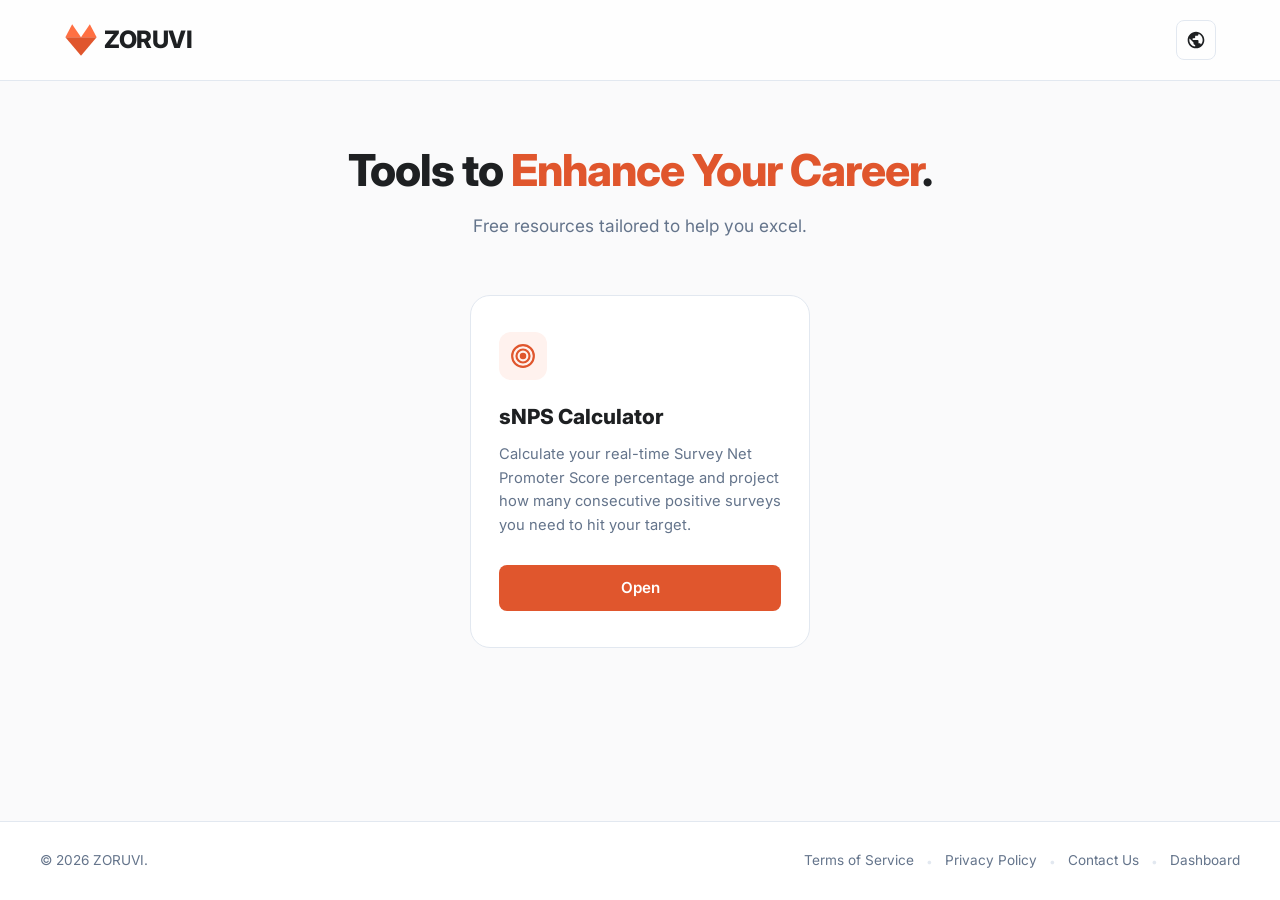
<file: tools/index.html>
<!DOCTYPE html>
<html lang="en">
<head>
  <meta charset="UTF-8" />
  <meta name="viewport" content="width=device-width, initial-scale=1.0" />
  <title>ZORUVI | Tools</title>
  <meta name="description" content="Amazing tools to enhance your operations career. Free, fast, zero-cookie calculators and utilities by ZORUVI." />
  
  <!-- FAVICON SVG OPTIMIZADO -->
  <link rel="icon" type="image/svg+xml" href="data:image/svg+xml,%3Csvg xmlns='http://www.w3.org/2000/svg' viewBox='0 0 500 500'%3E%3Cpolygon points='120,20 20,210 250,210' fill='%23FF7043'/%3E%3Cpolygon points='380,20 480,210 250,210' fill='%23FF7043'/%3E%3Cpolygon points='20,210 480,210 250,480' fill='%23E0562D'/%3E%3C/svg%3E">

  <!-- Google Fonts: Inter -->
  <link rel="preconnect" href="https://fonts.googleapis.com">
  <link rel="preconnect" href="https://fonts.gstatic.com" crossorigin>
  <link href="https://fonts.googleapis.com/css2?family=Inter:wght@300;400;500;600;700;800&display=swap" rel="stylesheet">

  <!-- Estilos CSS -->
  <link rel="stylesheet" href="tools.css">

  <!-- Diccionarios i18n -->
  <script src="../i18n/en.js"></script>
  <script src="../i18n/es.js"></script>
  <script src="../i18n/pt.js"></script>
  <script src="../i18n/fr.js"></script>
  <script src="../i18n/hi.js"></script>
  <script src="../i18n/pa.js"></script>

  <!-- Assets & Scripts de Lógica -->
  <script src="../assets/icons.js" defer></script>
  <script src="tools.js" defer></script>
</head>
<body>

  <!-- BARRA DE NAVEGACIÓN -->
  <header class="navbar">
    <div class="nav-container">
      <a href="../" class="brand-logo">
        <svg class="icon"><use href="#icon-logo"></use></svg>
        ZORUVI
      </a>
      <div class="nav-actions">

        <!-- SELECTOR DE IDIOMA -->
        <div class="lang-dropdown-container">
          <button class="lang-trigger-btn" id="langTriggerBtn" onclick="toggleLangMenu(event)" aria-label="Select language">
            <svg class="icon"><use href="#icon-globe"></use></svg>
          </button>
          <div class="lang-menu" id="langMenu">
            <button class="lang-option" id="opt-en" onclick="setLanguage('en')">English</button>
            <button class="lang-option" id="opt-es" onclick="setLanguage('es')">Español</button>
            <button class="lang-option" id="opt-pt" onclick="setLanguage('pt')">Português</button>
            <button class="lang-option" id="opt-fr" onclick="setLanguage('fr')">Français</button>
            <button class="lang-option" id="opt-hi" onclick="setLanguage('hi')">हिन्दी</button>
            <button class="lang-option" id="opt-pa" onclick="setLanguage('pa')">ਪੰਜਾਬੀ</button>
          </div>
        </div>

      </div>
    </div>
  </header>

  <!-- CONTENIDO PRINCIPAL -->
  <main class="tools-hub">
    <div class="tools-hero">
      <h1 class="tools-title" data-i18n="tools_title">Tools to <span>Enhance Your Career</span>.</h1>
      <p class="tools-subtitle" data-i18n="tools_sub">
        Free resources tailored to help you excel.
      </p>
    </div>

    <!-- GRID DE HERRAMIENTAS -->
    <div class="tools-grid">
      
      <!-- TARJETA: sNPS CALCULATOR -->
      <div class="tool-card">
        <div class="tool-card-top">
          <div class="tool-icon">
            <svg class="icon-feature"><use href="#icon-target"></use></svg>
          </div>
        </div>
        <h2 class="tool-name">sNPS Calculator</h2>
        <p class="tool-desc">
          Calculate your real-time Survey Net Promoter Score percentage and project how many consecutive positive surveys you need to hit your target.
        </p>
        <a href="snps" class="btn btn-primary tool-btn">Open</a>
      </div>

    </div>
  </main>

  <!-- FOOTER -->
  <footer class="site-footer">
    <div class="footer-container">
      <p class="footer-copy">&copy; 2026 ZORUVI.</p>
      <div class="footer-links">
        <a href="../legal/terms">Terms of Service</a>
        <span class="footer-separator">&bull;</span>
        <a href="../legal/privacy">Privacy Policy</a>
        <span class="footer-separator">&bull;</span>
        <a href="../legal/contact">Contact Us</a>
        <span class="footer-separator">&bull;</span>
        <a href="../">Dashboard</a>
      </div>
    </div>
  </footer>

</body>
</html>
</file>
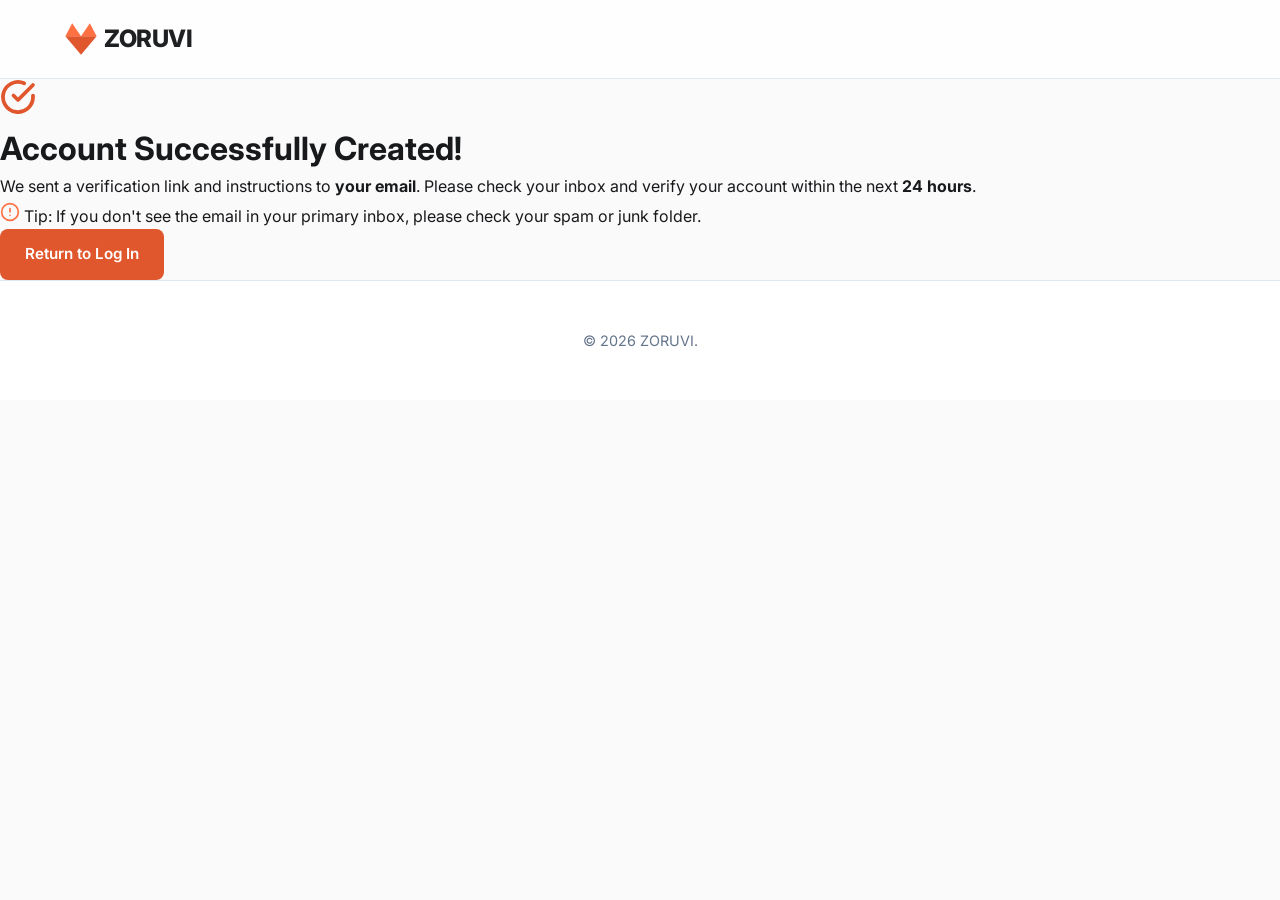
<file: success.html>
<!DOCTYPE html>
<html lang="en">
<head>
  <meta charset="UTF-8">
  <meta name="viewport" content="width=device-width, initial-scale=1.0">
  <title>ZORUVI | Account Created</title>
  <meta name="description" content="ZORUVI: Account successfully created. Verify your email to start.">

  <!-- FAVICON SVG OPTIMIZADO -->
  <link rel="icon" type="image/svg+xml" href="data:image/svg+xml,%3Csvg xmlns='http://www.w3.org/2000/svg' viewBox='0 0 500 500'%3E%3Cpolygon points='120,20 20,210 250,210' fill='%23FF7043'/%3E%3Cpolygon points='380,20 480,210 250,210' fill='%23FF7043'/%3E%3Cpolygon points='20,210 480,210 250,480' fill='%23E0562D'/%3E%3C/svg%3E">

  <!-- Google Fonts: Inter -->
  <link rel="preconnect" href="https://fonts.googleapis.com">
  <link rel="preconnect" href="https://fonts.gstatic.com" crossorigin>
  <link href="https://fonts.googleapis.com/css2?family=Inter:wght@300;400;500;600;700;800&display=swap" rel="stylesheet">

  <!-- Estilos CSS Externos -->
  <link rel="stylesheet" href="style.css">

  <!-- Diccionarios cargados de forma síncrona para evitar fallos de ámbito -->
  <script src="i18n/en.js"></script>
  <script src="i18n/es.js"></script>
  <script src="i18n/pt.js"></script>
  <script src="i18n/fr.js"></script>
  <script src="i18n/hi.js"></script>
  <script src="i18n/pa.js"></script>

  <!-- Script Único de Lógica -->
  <script src="script.js" defer></script>
</head>
<body class="success-body">

  <!-- NAVBAR SIMPLE -->
  <header class="navbar success-navbar">
    <div class="nav-container success-nav-container">
      <a href="index.html" class="brand-logo">
        <svg viewBox="0 0 500 500" width="34" height="34">
          <polygon points="120,20 20,210 250,210" fill="#FF7043"></polygon>
          <polygon points="380,20 480,210 250,210" fill="#FF7043"></polygon>
          <polygon points="20,210 480,210 250,480" fill="#E0562D"></polygon>
        </svg>
        ZORUVI
      </a>
    </div>
  </header>

  <!-- CONTENIDO DE ÉXITO -->
  <main class="success-main">
    <div class="success-card">
      
      <!-- Icono de Éxito SVG Vectorial en Naranja Zoruvi -->
      <div class="success-icon-box">
        <svg viewBox="0 0 24 24" width="36" height="36" fill="none" stroke="#E0562D" stroke-width="2.5" stroke-linecap="round" stroke-linejoin="round">
          <path d="M22 11.08V12a10 10 0 1 1-5.93-9.14"></path>
          <polyline points="22 4 12 14.01 9 11.01"></polyline>
        </svg>
      </div>

      <h1 class="success-title" data-i18n="succ_title">Account Successfully Created!</h1>
      
      <p class="success-description">
        <span data-i18n="succ_desc_1">We sent a verification link and instructions to</span> 
        <strong id="userEmailPlaceholder" class="success-email-highlight">your email</strong>. 
        <span data-i18n="succ_desc_2">Please check your inbox and verify your account within the next</span> 
        <strong data-i18n="succ_desc_3">24 hours</strong>.
      </p>

      <div class="success-tip-box">
        <svg viewBox="0 0 24 24" width="20" height="20" fill="none" stroke="#FF7043" stroke-width="2" stroke-linecap="round" stroke-linejoin="round" style="flex-shrink: 0; margin-top: 2px;">
          <circle cx="12" cy="12" r="10"></circle>
          <line x1="12" y1="8" x2="12" y2="12"></line>
          <line x1="12" y1="16" x2="12.01" y2="16"></line>
        </svg>
        <span data-i18n="succ_tip">Tip: If you don't see the email in your primary inbox, please check your spam or junk folder.</span>
      </div>

      <a href="index.html" class="btn btn-primary success-btn" data-i18n="succ_btn">
        Return to Log In
      </a>

    </div>
  </main>

  <footer class="success-footer">
    <p data-i18n="footer_text">&copy; 2026 ZORUVI.</p>
  </footer>

</body>
</html>
</file>
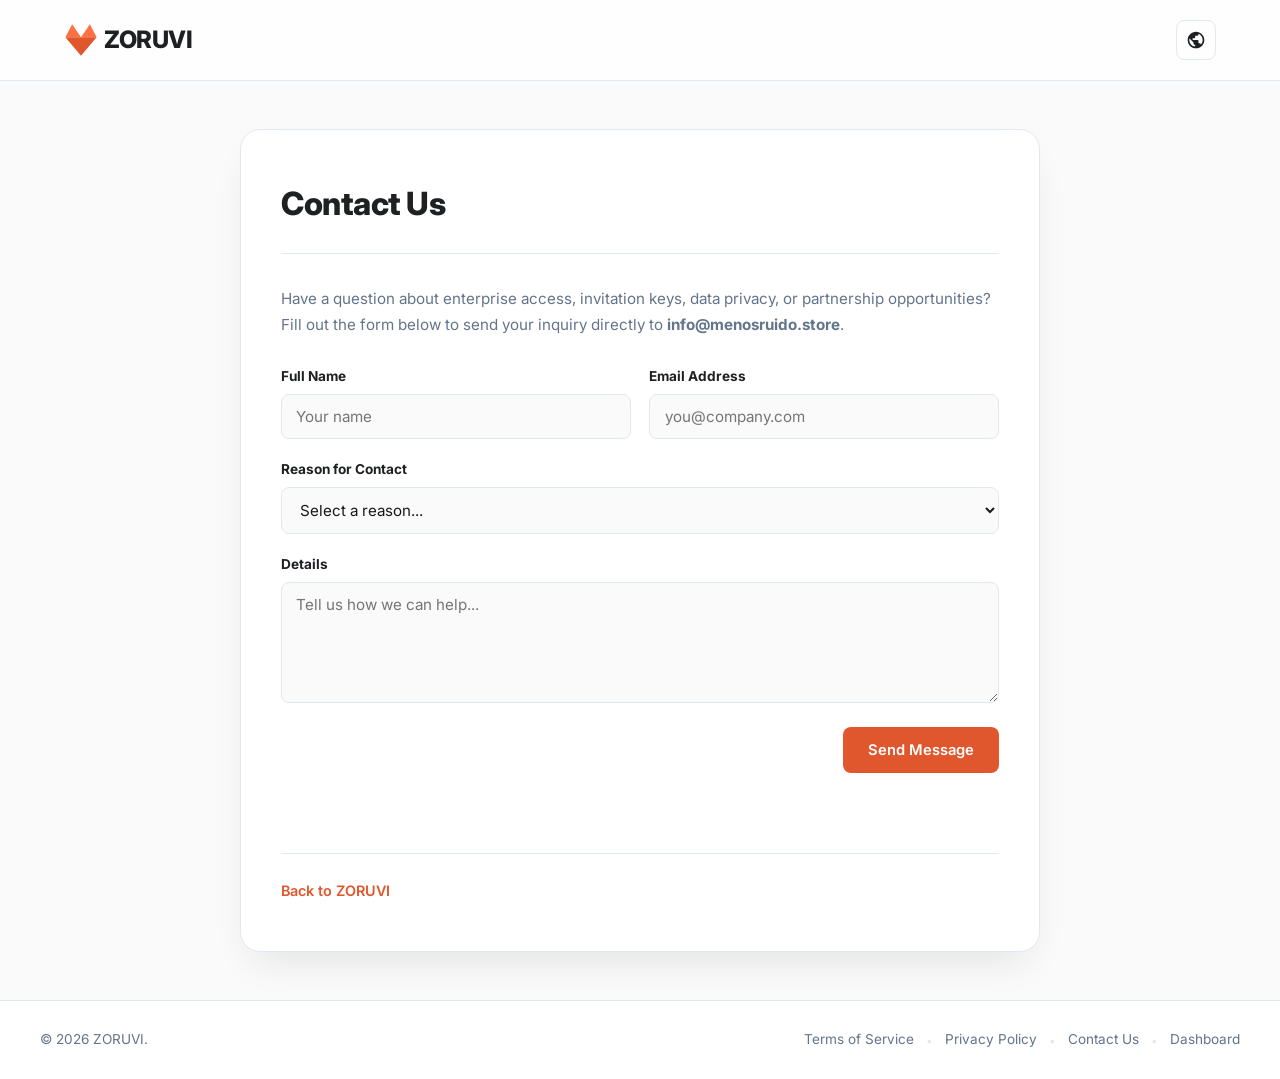
<file: legal/contact.html>
<!DOCTYPE html>
<html lang="en">
<head>
  <meta charset="UTF-8" />
  <meta name="viewport" content="width=device-width, initial-scale=1.0" />
  <title>ZORUVI | Contact Us</title>
  <meta name="description" content="Get in touch with ZORUVI, a brand operated by MENOS RUIDO." />

  <!-- FAVICON SVG OPTIMIZADO -->
  <link rel="icon" type="image/svg+xml" href="data:image/svg+xml,%3Csvg xmlns='http://www.w3.org/2000/svg' viewBox='0 0 500 500'%3E%3Cpolygon points='120,20 20,210 250,210' fill='%23FF7043'/%3E%3Cpolygon points='380,20 480,210 250,210' fill='%23FF7043'/%3E%3Cpolygon points='20,210 480,210 250,480' fill='%23E0562D'/%3E%3C/svg%3E">

  <!-- Google Fonts: Inter -->
  <link rel="preconnect" href="https://fonts.googleapis.com">
  <link rel="preconnect" href="https://fonts.gstatic.com" crossorigin>
  <link href="https://fonts.googleapis.com/css2?family=Inter:wght@300;400;500;600;700;800&display=swap" rel="stylesheet">

  <!-- Estilos CSS -->
  <link rel="stylesheet" href="legal.css">

  <!-- Assets & Scripts de Lógica -->
  <script src="../assets/icons.js" defer></script>
  <script src="legal.js" defer></script>
</head>
<body class="legal-body">

  <!-- BARRA DE NAVEGACIÓN -->
  <header class="navbar">
    <div class="nav-container">
      <a href="../" class="brand-logo">
        <svg class="icon"><use href="#icon-logo"></use></svg>
        ZORUVI
      </a>

      <!-- SELECTOR DE IDIOMA -->
      <div class="lang-dropdown-container">
        <button class="lang-trigger-btn" id="langTriggerBtn" onclick="toggleLangMenu(event)" aria-label="Select language">
          <svg class="icon"><use href="#icon-globe"></use></svg>
        </button>
        <div class="lang-menu" id="langMenu">
          <button class="lang-option" id="opt-en" onclick="setLanguage('en')">English</button>
          <button class="lang-option" id="opt-es" onclick="setLanguage('es')">Español</button>
          <button class="lang-option" id="opt-pt" onclick="setLanguage('pt')">Português</button>
          <button class="lang-option" id="opt-fr" onclick="setLanguage('fr')">Français</button>
          <button class="lang-option" id="opt-hi" onclick="setLanguage('hi')">हिन्दी</button>
          <button class="lang-option" id="opt-pa" onclick="setLanguage('pa')">ਪੰਜਾਬੀ</button>
        </div>
      </div>
    </div>
  </header>

  <!-- CONTENIDO PRINCIPAL -->
  <main class="legal-main">
    <article class="legal-card">
      <div class="legal-header">
        <h1>Contact Us</h1>
      </div>

      <div class="legal-content">
        <section>
          <p>
            Have a question about enterprise access, invitation keys, data privacy, or partnership opportunities? Fill out the form below to send your inquiry directly to <strong>info@menosruido.store</strong>.
          </p>
        </section>

        <form id="contactForm" class="contact-form" onsubmit="handleContactSubmit(event)">
          <div class="contact-row">
            <div class="contact-field">
              <label for="contactName">Full Name</label>
              <input type="text" id="contactName" name="name" placeholder="Your name" required />
            </div>

            <div class="contact-field">
              <label for="contactEmail">Email Address</label>
              <input type="email" id="contactEmail" name="email" placeholder="you@company.com" required />
            </div>
          </div>

          <div class="contact-field">
            <label for="contactReason">Reason for Contact</label>
            <select id="contactReason" name="reason" required>
              <option value="" disabled selected>Select a reason...</option>
              <option value="Enterprise & Invitation Access">Enterprise &amp; Invitation Access</option>
              <option value="Security & Zero-Data Compliance">Security &amp; Zero-Data Compliance</option>
              <option value="Billing & Plans">Billing &amp; Plans</option>
              <option value="Technical Support">Technical Support</option>
              <option value="General Inquiry">General Inquiry</option>
            </select>
          </div>

          <div class="contact-field">
            <label for="contactMessage">Details</label>
            <textarea id="contactMessage" name="message" rows="5" placeholder="Tell us how we can help..." required></textarea>
          </div>

          <div class="contact-actions">
            <button type="submit" class="contact-btn-primary">Send Message</button>
          </div>

          <p class="contact-status" id="contactStatus" aria-live="polite"></p>
        </form>
      </div>

      <div class="legal-footer-nav">
        <a href="../">Back to ZORUVI</a>
      </div>
    </article>
  </main>
  <!-- FOOTER -->
  <footer class="site-footer">
    <div class="footer-container">
      <p class="footer-copy">&copy; 2026 ZORUVI.</p>
      <div class="footer-links">
        <a href="terms">Terms of Service</a>
        <span class="footer-separator">&bull;</span>
        <a href="privacy">Privacy Policy</a>
        <span class="footer-separator">&bull;</span>
        <a href="contact">Contact Us</a>
        <span class="footer-separator">&bull;</span>
        <a href="../">Dashboard</a>
      </div>
    </div>
  </footer>

</body>
</html>
</file>
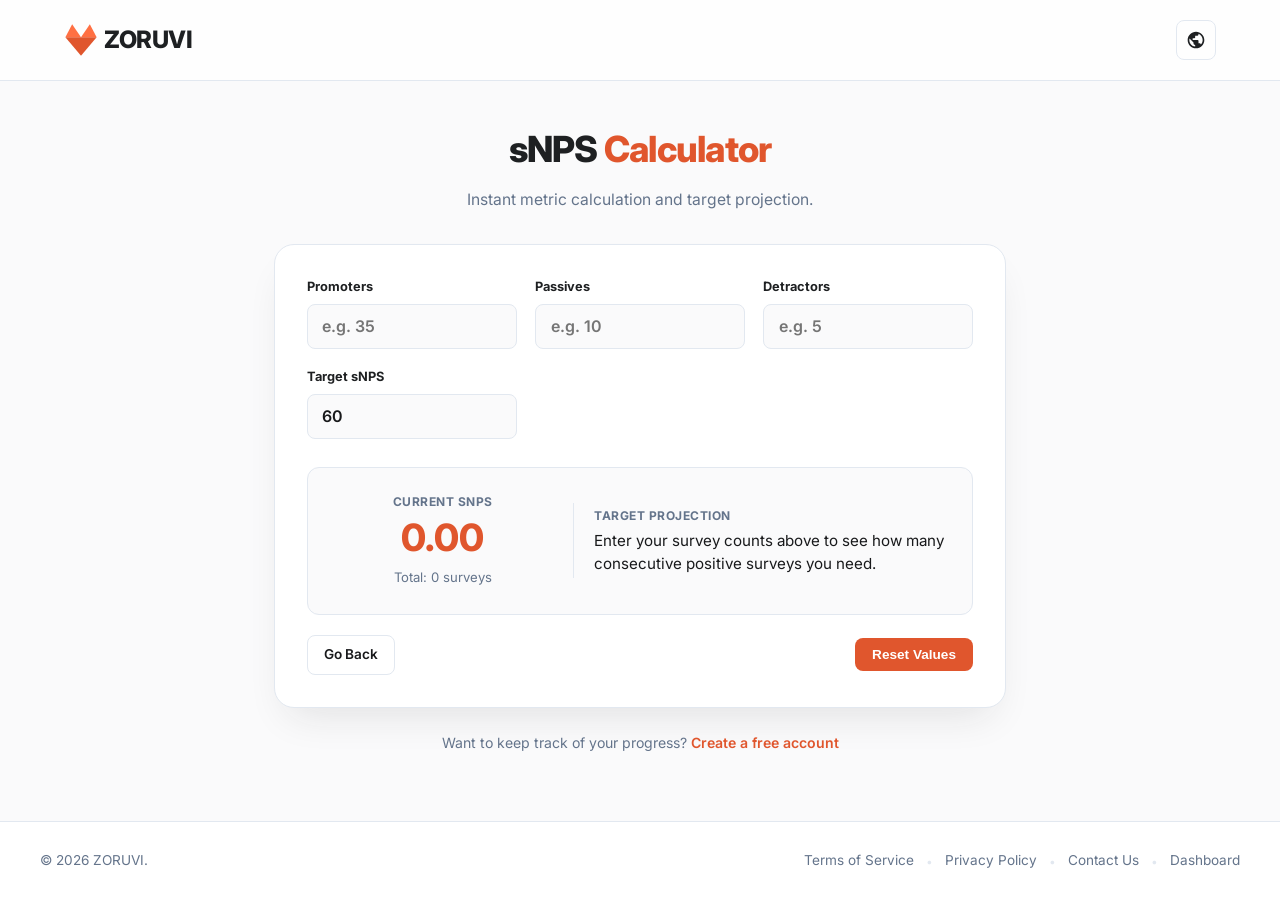
<file: tools/snps.html>
<!DOCTYPE html>
<html lang="en">
<head>
  <meta charset="UTF-8" />
  <meta name="viewport" content="width=device-width, initial-scale=1.0" />
  <title>ZORUVI | sNPS Calculator</title>
  <meta name="description" content="Calculate your real-time sNPS and CSAT score and see how many consecutive positive surveys you need to hit your target." />
  
  <!-- FAVICON SVG OPTIMIZADO -->
  <link rel="icon" type="image/svg+xml" href="data:image/svg+xml,%3Csvg xmlns='http://www.w3.org/2000/svg' viewBox='0 0 500 500'%3E%3Cpolygon points='120,20 20,210 250,210' fill='%23FF7043'/%3E%3Cpolygon points='380,20 480,210 250,210' fill='%23FF7043'/%3E%3Cpolygon points='20,210 480,210 250,480' fill='%23E0562D'/%3E%3C/svg%3E">

  <!-- Google Fonts: Inter -->
  <link rel="preconnect" href="https://fonts.googleapis.com">
  <link rel="preconnect" href="https://fonts.gstatic.com" crossorigin>
  <link href="https://fonts.googleapis.com/css2?family=Inter:wght@300;400;500;600;700;800&display=swap" rel="stylesheet">

  <!-- Estilos CSS -->
  <link rel="stylesheet" href="tools.css">

  <!-- Diccionarios i18n -->
  <script src="../i18n/en.js"></script>
  <script src="../i18n/es.js"></script>
  <script src="../i18n/pt.js"></script>
  <script src="../i18n/fr.js"></script>
  <script src="../i18n/hi.js"></script>
  <script src="../i18n/pa.js"></script>

  <!-- Assets & Scripts de Lógica -->
  <script src="../assets/icons.js" defer></script>
  <script src="tools.js" defer></script>
</head>
<body>

  <!-- BARRA DE NAVEGACIÓN -->
  <header class="navbar">
    <div class="nav-container">
      <a href="../" class="brand-logo">
        <svg class="icon"><use href="#icon-logo"></use></svg>
        ZORUVI
      </a>
      <div class="nav-actions">

        <!-- SELECTOR DE IDIOMA -->
        <div class="lang-dropdown-container">
          <button class="lang-trigger-btn" id="langTriggerBtn" onclick="toggleLangMenu(event)" aria-label="Select language">
            <svg class="icon"><use href="#icon-globe"></use></svg>
          </button>
          <div class="lang-menu" id="langMenu">
            <button class="lang-option" id="opt-en" onclick="setLanguage('en')">English</button>
            <button class="lang-option" id="opt-es" onclick="setLanguage('es')">Español</button>
            <button class="lang-option" id="opt-pt" onclick="setLanguage('pt')">Português</button>
            <button class="lang-option" id="opt-fr" onclick="setLanguage('fr')">Français</button>
            <button class="lang-option" id="opt-hi" onclick="setLanguage('hi')">हिन्दी</button>
            <button class="lang-option" id="opt-pa" onclick="setLanguage('pa')">ਪੰਜਾਬੀ</button>
          </div>
        </div>

      </div>
    </div>
  </header>

  <!-- CONTENIDO PRINCIPAL CALCULADORA -->
  <main class="calc-hub">
    <div class="calc-header">
      <h1 class="calc-title">sNPS <span>Calculator</span></h1>
      <p class="calc-subtitle">
        Instant metric calculation and target projection.
      </p>
    </div>

    <div class="calc-card">
      
      <!-- MODO sNPS -->
      <div id="panelSnps">
        <div class="calc-grid">
          <div class="calc-field">
            <label for="snpsProm">Promoters</label>
            <input type="number" id="snpsProm" min="0" placeholder="e.g. 35" oninput="calculateSNPS()">
          </div>

          <div class="calc-field">
            <label for="snpsPass">Passives</label>
            <input type="number" id="snpsPass" min="0" placeholder="e.g. 10" oninput="calculateSNPS()">
          </div>

          <div class="calc-field">
            <label for="snpsDet">Detractors</label>
            <input type="number" id="snpsDet" min="0" placeholder="e.g. 5" oninput="calculateSNPS()">
          </div>

          <div class="calc-field">
            <label for="snpsGoal">Target sNPS</label>
            <input type="number" id="snpsGoal" min="-100" max="100" step="1" value="60" oninput="calculateSNPS()">
          </div>
        </div>
      </div>

      <!-- CAJA DE RESULTADOS -->
      <div class="calc-results">
        <div class="res-main">
          <span class="res-label" id="resLabel">Current sNPS</span>
          <span class="res-number" id="resScore">0.00</span>
          <span class="res-sub" id="resCount">Total: 0 surveys</span>
        </div>

        <div class="res-divider"></div>

        <div class="res-proj">
          <span class="res-label">Target Projection</span>
          <p class="res-message" id="resMessage">Enter your survey counts above to see how many consecutive positive surveys you need.</p>
        </div>
      </div>

      <div class="calc-actions">
        <a href="./" class="btn btn-outline btn-sm">Go Back</a>
        <button type="button" class="btn btn-primary btn-sm" onclick="resetCalculator()">Reset Values</button>
      </div>

    </div>
    <p class="calc-cta-note">
      Want to keep track of your progress? <a href="../register/">Create a free account</a>
    </p>
  </main>

  <!-- FOOTER MODULAR -->
  <footer class="site-footer">
    <div class="footer-container">
      <p class="footer-copy">&copy; 2026 ZORUVI.</p>
      <div class="footer-links">
        <a href="../legal/terms">Terms of Service</a>
        <span class="footer-separator">&bull;</span>
        <a href="../legal/privacy">Privacy Policy</a>
        <span class="footer-separator">&bull;</span>
        <a href="../legal/contact">Contact Us</a>
        <span class="footer-separator">&bull;</span>
        <a href="../">Dashboard</a>
      </div>
    </div>
  </footer>

</body>
</html>
</file>
<file: tools/tools.css>
/* ==========================================================================
   VARIABLES Y PALETA DE COLORES (Zorro Theme)
   ========================================================================== */
:root {
  --color-fox-primary: #E0562D;      
  --color-fox-hover: #C6431C;        
  --color-fox-light: #FFF2EE;        
  --color-fox-dark: #1E2022;         
  
  --color-bg-body: #FAFAFB;
  --color-card-bg: #FFFFFF;
  --color-card-hover: #D3D3D3;
  --color-text-main: #18191B;
  --color-text-muted: #64748B;
  --color-border: #E2E8F0;
  
  --font-main: 'Inter', system-ui, -apple-system, sans-serif;
  --shadow-md: 0 4px 20px -2px rgba(224, 86, 45, 0.08), 0 2px 6px -1px rgba(0,0,0,0.04);
  --shadow-lg: 0 20px 40px -15px rgba(30, 32, 34, 0.12);
  
  --radius-sm: 8px;
  --radius-md: 12px;
  --radius-lg: 20px;
  
  --transition-fast: 0.2s ease;
  --transition-normal: 0.3s cubic-bezier(0.16, 1, 0.3, 1);
}

*, *::before, *::after {
  box-sizing: border-box;
  margin: 0;
  padding: 0;
}

body {
  font-family: var(--font-main);
  background-color: var(--color-bg-body);
  color: var(--color-text-main);
  line-height: 1.6;
  -webkit-font-smoothing: antialiased;
  display: flex;
  flex-direction: column;
  min-height: 100vh;
}

/* ==========================================================================
   HEADER & NAVEGACIÓN
   ========================================================================== */
.navbar {
  position: sticky;
  top: 0;
  z-index: 100;
  background: rgba(255, 255, 255, 0.75);
  backdrop-filter: blur(12px);
  -webkit-backdrop-filter: blur(12px);
  border-bottom: 1px solid var(--color-border);
}

.nav-container {
  max-width: 1200px;
  margin: 0 auto;
  padding: 1.25rem 1.5rem;
  display: flex;
  align-items: center;
  justify-content: space-between;
}

.brand-logo {
  display: flex;
  align-items: center;
  gap: 0.4rem;
  text-decoration: none;
  color: var(--color-fox-dark);
  font-weight: 800;
  font-size: 1.5rem;
  letter-spacing: -0.5px;
}

.brand-logo .icon {
  width: 34px;
  height: 34px;
}

.nav-actions {
  display: flex;
  align-items: center;
  gap: 0.75rem;
}

.icon {
  width: 20px;
  height: 20px;
  display: inline-block;
  fill: currentColor;
  flex-shrink: 0;
}

.icon-feature {
  width: 26px;
  height: 26px;
  color: var(--color-fox-primary);
  display: inline-block;
  flex-shrink: 0;
}

/* ==========================================================================
   SELECTOR DE IDIOMA
   ========================================================================== */
.lang-dropdown-container {
  position: relative;
  display: inline-block;
}

.lang-trigger-btn {
  display: flex;
  align-items: center;
  justify-content: center;
  width: 40px;
  height: 40px;
  border-radius: var(--radius-sm);
  border: 1px solid var(--color-border);
  background-color: transparent;
  color: var(--color-fox-dark);
  cursor: pointer;
  transition: background-color 0.2s ease, border-color 0.2s ease, color 0.2s ease;
}

.lang-trigger-btn:hover {
  background-color: var(--color-card-hover);
  color: var(--color-fox-primary);
}

.lang-menu {
  position: absolute;
  right: 0;
  top: calc(100% + 8px);
  background-color: var(--color-card-bg);
  border: 1px solid var(--color-border);
  border-radius: var(--radius-sm);
  box-shadow: var(--shadow-md);
  min-width: 140px;
  z-index: 200;
  overflow: hidden;
  transform-origin: top right;
  opacity: 0;
  visibility: hidden;
  transform: scale(0.95) translateY(-4px);
  transition: opacity 0.2s cubic-bezier(0.16, 1, 0.3, 1), 
              transform 0.2s cubic-bezier(0.16, 1, 0.3, 1), 
              visibility 0.2s;
}

.lang-menu.active {
  opacity: 1;
  visibility: visible;
  transform: scale(1) translateY(0);
}

.lang-option {
  width: 100%;
  padding: 0.65rem 1rem;
  background: none;
  border: none;
  text-align: left;
  font-family: inherit;
  font-size: 0.9rem;
  font-weight: 500;
  color: var(--color-text-main);
  cursor: pointer;
  transition: background-color var(--transition-fast), color var(--transition-fast);
}

.lang-option:hover {
  background-color: rgba(224, 86, 45, 0.95);
  color: var(--color-card-bg);
}

.lang-option.active {
  font-weight: 700;
  color: var(--color-fox-primary);
  background-color: var(--color-fox-light);
}

/* ==========================================================================
   BOTONES
   ========================================================================== */
.btn {
  display: inline-flex;
  align-items: center;
  justify-content: center;
  font-size: 0.95rem;
  font-weight: 600;
  border-radius: var(--radius-sm);
  border: 1px solid transparent;
  cursor: pointer;
  transition: background-color 0.2s ease, border-color 0.2s ease, transform 0.08s ease-out;
  text-decoration: none;
  gap: 0.5rem;
  padding: 0.75rem 1.5rem;
}

.btn:active {
  transform: scale(0.97);
}

.btn-primary {
  background-color: var(--color-fox-primary);
  color: #ffffff;
}

.btn-primary:hover {
  background-color: var(--color-fox-hover);
}

.btn-outline {
  background-color: var(--color-card-bg);
  border-color: var(--color-border);
  color: var(--color-text-main);
}

.btn-outline:hover {
  background-color: var(--color-card-hover);
}

/* ==========================================================================
   CONTENIDO HUB DE HERRAMIENTAS
   ========================================================================== */
.tools-hub {
  flex: 1;
  max-width: 1120px;
  width: 100%;
  margin: 0 auto;
  padding: 4rem 1.5rem;
}

.tools-hero {
  text-align: center;
  max-width: 680px;
  margin: 0 auto 3.5rem;
}

.tools-title {
  font-size: 2.75rem;
  font-weight: 800;
  line-height: 1.15;
  letter-spacing: -1px;
  color: var(--color-fox-dark);
  margin-bottom: 1rem;
}

.tools-title span {
  color: var(--color-fox-primary);
}

.tools-subtitle {
  font-size: 1.08rem;
  color: var(--color-text-muted);
}

/* Contenedor Flexbox centrado con tamaño constante por tarjeta */
.tools-grid {
  display: flex;
  flex-wrap: wrap;
  justify-content: center;
  align-items: stretch;
  gap: 1.75rem;
}

.tool-card {
  flex: 0 1 340px;
  width: 100%;
  max-width: 340px;
  background-color: var(--color-card-bg);
  border: 1px solid var(--color-border);
  border-radius: var(--radius-lg);
  padding: 2.25rem 1.75rem;
  display: flex;
  flex-direction: column;
  transition: transform var(--transition-normal), box-shadow var(--transition-normal), border-color var(--transition-normal);
}

.tool-card:hover {
  transform: translateY(-4px);
  box-shadow: var(--shadow-lg);
  border-color: var(--color-fox-primary);
}

.tool-card-top {
  display: flex;
  align-items: center;
  margin-bottom: 1.25rem;
}

.tool-icon {
  width: 48px;
  height: 48px;
  border-radius: var(--radius-md);
  background-color: var(--color-fox-light);
  display: flex;
  align-items: center;
  justify-content: center;
}

.tool-name {
  font-size: 1.3rem;
  font-weight: 800;
  color: var(--color-fox-dark);
  margin-bottom: 0.6rem;
}

.tool-desc {
  font-size: 0.92rem;
  color: var(--color-text-muted);
  margin-bottom: 1.75rem;
  flex-grow: 1;
}

.tool-btn {
  width: 100%;
  height: 46px;
}

/* ==========================================================================
   ESTILOS DEL FOOTER MODULAR
   ========================================================================== */
/* Ajuste responsivo para footer en páginas legales */
.site-footer {
  border-top: 1px solid var(--color-border);
  padding: 1.75rem 1.5rem;
  background-color: var(--color-card-bg);
  margin-top: auto;
}

.footer-container {
  max-width: 1200px;
  margin: 0 auto;
  display: flex;
  flex-direction: column;
  align-items: center;
  gap: 0.75rem;
  text-align: center;
}

@media (min-width: 640px) {
  .footer-container {
    flex-direction: row;
    justify-content: space-between;
  }
}

.footer-copy {
  color: var(--color-text-muted);
  font-weight: 400;
  font-size: 0.85rem;
}

.footer-links {
  display: flex;
  align-items: center;
  gap: 0.75rem;
  font-size: 0.85rem;
}

.footer-links a {
  color: var(--color-text-muted);
  text-decoration: none;
  font-weight: 400;
  transition: color var(--transition-fast);
}

.footer-links a:hover {
  color: var(--color-fox-primary);
  text-decoration: underline;
}

.footer-separator {
  color: var(--color-border);
  font-size: 0.75rem;
}

@media (max-width: 640px) {
  .tools-title {
    font-size: 2.1rem;
  }
  .tool-card {
    max-width: 100%;
  }
}

/* ==========================================================================
   ESTILOS DE LA CALCULADORA (snps.html)
   ========================================================================== */
.hidden {
  display: none !important;
}

.calc-hub {
  flex: 1;
  max-width: 780px;
  width: 100%;
  margin: 0 auto;
  padding: 2.5rem 1.5rem 4rem;
}

.calc-nav-back {
  margin-bottom: 1.5rem;
}

.calc-nav-back a {
  font-size: 0.88rem;
  font-weight: 600;
  color: var(--color-text-muted);
  text-decoration: none;
  transition: color var(--transition-fast);
}

.calc-nav-back a:hover {
  color: var(--color-fox-primary);
}

.calc-header {
  text-align: center;
  margin-bottom: 2rem;
}

.calc-title {
  font-size: 2.25rem;
  font-weight: 800;
  letter-spacing: -0.75px;
  color: var(--color-fox-dark);
  margin-bottom: 0.5rem;
}

.calc-title span {
  color: var(--color-fox-primary);
}

.calc-subtitle {
  font-size: 0.98rem;
  color: var(--color-text-muted);
}

.calc-tabs {
  display: flex;
  background-color: #EAECEF;
  padding: 0.3rem;
  border-radius: var(--radius-md);
  margin-bottom: 1.5rem;
}

.calc-tab {
  flex: 1;
  padding: 0.7rem 1rem;
  border: none;
  background: transparent;
  font-family: inherit;
  font-size: 0.92rem;
  font-weight: 600;
  color: var(--color-text-muted);
  border-radius: var(--radius-sm);
  cursor: pointer;
  transition: all var(--transition-fast);
}

.calc-tab.active {
  background-color: var(--color-card-bg);
  color: var(--color-fox-primary);
  box-shadow: 0 2px 8px rgba(0, 0, 0, 0.06);
}

.calc-card {
  background-color: var(--color-card-bg);
  border: 1px solid var(--color-border);
  border-radius: var(--radius-lg);
  padding: 2rem;
  box-shadow: var(--shadow-lg);
}

.calc-radio-row {
  display: flex;
  flex-wrap: wrap;
  gap: 1.25rem;
  padding-bottom: 1.15rem;
  margin-bottom: 1.5rem;
  border-bottom: 1px solid var(--color-border);
  font-size: 0.88rem;
  color: var(--color-text-muted);
}

.calc-radio-row label {
  display: flex;
  align-items: center;
  gap: 0.45rem;
  cursor: pointer;
  font-weight: 500;
}

.calc-radio-row input[type="radio"] {
  accent-color: var(--color-fox-primary);
}

.calc-grid {
  display: grid;
  grid-template-columns: repeat(auto-fit, minmax(160px, 1fr));
  gap: 1.15rem;
  margin-bottom: 1.75rem;
}

.calc-field label {
  display: block;
  font-size: 0.8rem;
  font-weight: 700;
  color: var(--color-fox-dark);
  margin-bottom: 0.4rem;
}

.calc-field input {
  width: 100%;
  padding: 0.72rem 0.9rem;
  border: 1px solid var(--color-border);
  border-radius: var(--radius-sm);
  font-family: inherit;
  font-size: 1rem;
  font-weight: 600;
  color: var(--color-text-main);
  background-color: var(--color-bg-body);
  transition: border-color var(--transition-fast), background-color var(--transition-fast);
}

.calc-field input:focus {
  outline: none;
  border-color: var(--color-fox-primary);
  background-color: var(--color-card-bg);
}

.calc-results {
  background-color: var(--color-bg-body);
  border: 1px solid var(--color-border);
  border-radius: var(--radius-md);
  padding: 1.5rem;
  display: flex;
  flex-direction: column;
  gap: 1.25rem;
}

@media (min-width: 640px) {
  .calc-results {
    flex-direction: row;
    align-items: center;
  }
  .res-divider {
    width: 1px;
    height: 75px;
    background-color: var(--color-border);
  }
}

.res-main {
  flex: 1;
  text-align: center;
}

.res-label {
  display: block;
  font-size: 0.75rem;
  font-weight: 700;
  text-transform: uppercase;
  letter-spacing: 0.5px;
  color: var(--color-text-muted);
}

.res-number {
  display: block;
  font-size: 2.35rem;
  font-weight: 800;
  color: var(--color-fox-primary);
  line-height: 1.2;
  margin: 0.25rem 0;
}

.res-number.met {
  color: #16A34A;
}

.res-sub {
  font-size: 0.82rem;
  color: var(--color-text-muted);
}

.res-proj {
  flex: 1.6;
}

.res-message {
  margin-top: 0.35rem;
  font-size: 0.95rem;
  line-height: 1.5;
  color: var(--color-text-main);
}

.res-message strong {
  color: var(--color-fox-primary);
}

.res-number.met + .res-sub,
.res-message .text-success {
  color: #16A34A;
}

.calc-actions {
  margin-top: 1.25rem;
  display: flex;
  justify-content: space-between;
  align-items: center;
  gap: 0.75rem;
}

.home-btn {
  margin-top: 1.25rem;
  display: flex;
  justify-content: space-between;
  align-items: center;
  gap: 0.75rem;
}

.btn-sm {
  padding: 0.5rem 1rem;
  font-size: 0.85rem;
}

.calc-cta-note {
  margin-top: 1.5rem;
  text-align: center;
  font-size: 0.88rem;
  color: var(--color-text-muted);
}

.calc-cta-note a {
  color: var(--color-fox-primary);
  font-weight: 600;
  text-decoration: none;
  transition: color var(--transition-fast);
}

.calc-cta-note a:hover {
  color: var(--color-fox-hover);
  text-decoration: underline;
}
</file>
<file: style.css>
/* ==========================================================================
   VARIABLES Y PALETA DE COLORES (Zorro Theme)
   ========================================================================== */
:root {
  --color-fox-primary: #E0562D;      
  --color-fox-hover: #C6431C;        
  --color-fox-light: #FFF2EE;        
  --color-fox-dark: #1E2022;         
  --color-fox-accent: #2C302E;       
  
  --color-bg-body: #FAFAFB;
  --color-card-bg: #FFFFFF;
  --color-card-hover: #D3D3D3;
  --color-text-main: #18191B;
  --color-text-muted: #64748B;
  --color-border: #E2E8F0;
  
  --font-main: 'Inter', system-ui, -apple-system, sans-serif;
  --shadow-sm: 0 1px 3px rgba(0,0,0,0.05);
  --shadow-md: 0 4px 20px -2px rgba(224, 86, 45, 0.08), 0 2px 6px -1px rgba(0,0,0,0.04);
  --shadow-lg: 0 20px 40px -15px rgba(30, 32, 34, 0.12);
  
  --radius-sm: 8px;
  --radius-md: 12px;
  --radius-lg: 20px;
  
  --transition-fast: 0.2s ease;
  --transition-normal: 0.3s cubic-bezier(0.16, 1, 0.3, 1);
}

*, *::before, *::after {
  box-sizing: border-box;
  margin: 0;
  padding: 0;
}

body {
  font-family: var(--font-main);
  background-color: var(--color-bg-body);
  color: var(--color-text-main);
  line-height: 1.6;
  -webkit-font-smoothing: antialiased;
  overflow-x: hidden;
}

body.modal-open {
  overflow: hidden;
  position: fixed;
  width: 100%;
  height: 100%;
}

/* ==========================================================================
   HEADER & NAVEGACIÓN
   ========================================================================== */
.navbar {
  position: sticky;
  top: 0;
  z-index: 100;
  background: rgba(255, 255, 255, 0.75);
  backdrop-filter: blur(12px);
  -webkit-backdrop-filter: blur(12px);
  border-bottom: 1px solid var(--color-border);
}

.nav-container {
  max-width: 1200px;
  margin: 0 auto;
  padding: 1.25rem 1.5rem;
  display: flex;
  align-items: center;
  justify-content: space-between;
}

.brand-logo {
  display: flex;
  align-items: center;
  gap: 0.4rem;
  text-decoration: none;
  color: var(--color-fox-dark);
  font-weight: 800;
  font-size: 1.5rem;
  letter-spacing: -0.5px;
}

.brand-logo .icon {
  width: 34px;
  height: 34px;
}

.nav-actions {
  display: flex;
  align-items: center;
  gap: 0.75rem;
}

/* ==========================================================================
   ICONOS GLOBALES SVG (Sprite Integration)
   ========================================================================== */
.icon {
  width: 20px;
  height: 20px;
  display: inline-block;
  fill: currentColor;
  flex-shrink: 0;
}

.icon-feature {
  width: 28px;
  height: 28px;
  color: var(--color-fox-primary);
  display: inline-block;
  flex-shrink: 0;
}

.icon-eye {
  width: 20px;
  height: 20px;
  color: var(--color-fox-primary);
  display: inline-block;
  flex-shrink: 0;
}

/* ==========================================================================
   SELECTORES E ICONOS MINIMALISTAS (Menú de Idioma)
   ========================================================================== */
.lang-dropdown-container {
  position: relative;
  display: inline-block;
}

.lang-trigger-btn,
.user-trigger-btn {
  display: flex;
  align-items: center;
  justify-content: center;
  width: 40px;
  height: 40px;
  border-radius: var(--radius-sm);
  border: 1px solid var(--color-border);
  background-color: transparent;
  color: var(--color-fox-dark);
  cursor: pointer;
  transition: background-color 0.2s ease, border-color 0.2s ease, color 0.2s ease;
}

.lang-trigger-btn:hover,
.user-trigger-btn:hover {
  background-color: var(--color-card-hover);
  color: var(--color-fox-primary);
}

.lang-trigger-btn:active,
.user-trigger-btn:active {
  transform: scale(0.97);
  transition: transform 0.08s ease-out;
}

.lang-menu {
  position: absolute;
  right: 0;
  top: calc(100% + 8px);
  background-color: var(--color-card-bg);
  border: 1px solid var(--color-border);
  border-radius: var(--radius-sm);
  box-shadow: var(--shadow-md);
  min-width: 140px;
  z-index: 200;
  overflow: hidden;
  transform-origin: top right;
  opacity: 0;
  visibility: hidden;
  transform: scale(0.95) translateY(-4px);
  transition: opacity 0.2s cubic-bezier(0.16, 1, 0.3, 1), 
              transform 0.2s cubic-bezier(0.16, 1, 0.3, 1), 
              visibility 0.2s;
}

.lang-menu.active {
  opacity: 1;
  visibility: visible;
  transform: scale(1) translateY(0);
}

.lang-option {
  width: 100%;
  padding: 0.65rem 1rem;
  background: none;
  border: none;
  text-align: left;
  font-family: inherit;
  font-size: 0.9rem;
  font-weight: 500;
  color: var(--color-text-main);
  cursor: pointer;
  transition: background-color var(--transition-fast), color var(--transition-fast);
}

.lang-option:hover {
  background-color: rgba(224, 86, 45, 0.95);
  color: var(--color-card-bg);
}

.lang-option.active {
  font-weight: 700;
  color: var(--color-fox-primary);
  background-color: var(--color-fox-light);
}

/* ==========================================================================
   BOTONES Y ELEMENTOS INTERACTIVOS
   ========================================================================== */
.btn {
  display: inline-flex;
  align-items: center;
  justify-content: center;
  font-size: 0.95rem;
  font-weight: 600;
  border-radius: var(--radius-sm);
  border: 1px solid transparent;
  cursor: pointer;
  transition: background-color 0.2s ease, border-color 0.2s ease;
  text-decoration: none;
  gap: 0.5rem;
}

.btn:active {
  transform: scale(0.97);
  transition: transform 0.08s ease-out;
}

.btn-primary {
  background-color: var(--color-fox-primary);
  padding: 0.75rem 1.5rem;
  color: #ffffff;
}

.btn-primary:hover {
  background-color: var(--color-fox-hover);
}

.btn-outline {
  background-color: var(--color-card-bg);
  padding: 0.75rem 1.5rem;
  border-color: var(--color-border);
  color: var(--color-text-main);
}

.btn-outline:hover {
  background-color: var(--color-card-hover);
}

/* El ancho del 100% solo aplica exclusivamente al botón dentro del formulario del modal */
.modal-card .btn-primary {
  width: 100%;
  margin-top: 1rem;
}

/* ==========================================================================
   HERO SECTION
   ========================================================================== */
.hero {
  padding: 4rem 1.5rem;
  max-width: 1200px;
  margin: 0 auto;
  display: grid;
  grid-template-columns: 1.1fr 0.9fr;
  gap: 4rem;
  align-items: center;
}

.hero-title {
  font-size: 3.25rem;
  font-weight: 800;
  line-height: 1.15;
  letter-spacing: -1.5px;
  color: var(--color-fox-dark);
  margin-bottom: 1.25rem;
}

.hero-title span {
  color: var(--color-fox-primary);
}

.hero-description {
  font-size: 1.15rem;
  color: var(--color-text-muted);
  margin-bottom: 2rem;
  max-width: 540px;
}

.hero-cta {
  display: flex;
  gap: 1rem;
  align-items: center;
}

.hero-preview {
  background-color: var(--color-card-bg);
  border-radius: var(--radius-lg);
  padding: 1.75rem;
  box-shadow: var(--shadow-lg);
  border: 1px solid var(--color-border);
  transition: opacity 0.25s ease-out, transform 0.25s ease-out;
}

.preview-header {
  display: flex;
  justify-content: space-between;
  align-items: center;
  padding-bottom: 1rem;
  margin-bottom: 1.5rem;
  border-bottom: 1px solid var(--color-border);
}

.preview-user {
  display: flex;
  align-items: center;
  gap: 0.75rem;
}

.avatar {
  width: 40px;
  height: 40px;
  border-radius: 50%;
  background: var(--color-fox-dark);
  color: white;
  display: flex;
  align-items: center;
  justify-content: center;
  font-weight: 700;
  font-size: 0.9rem;
}

.metrics-grid {
  display: grid;
  grid-template-columns: repeat(2, 1fr);
  gap: 1rem;
}

.metric-card {
  background-color: var(--color-bg-body);
  padding: 1rem;
  border-radius: var(--radius-md);
  border: 1px solid var(--color-border);
}

.metric-label {
  font-size: 0.75rem;
  text-transform: uppercase;
  font-weight: 700;
  color: var(--color-text-muted);
  letter-spacing: 0.5px;
}

.metric-value {
  font-size: 1.5rem;
  font-weight: 800;
  color: var(--color-fox-dark);
  margin-top: 0.25rem;
}

.status-pill {
  display: inline-block;
  width: 8px;
  height: 8px;
  border-radius: 50%;
  margin-right: 0.35rem;
}
.status-pill.good { background-color: #10B981; }
.status-pill.warn { background-color: #F59E0B; }

/* ==========================================================================
   SECCIÓN DE CARACTERÍSTICAS
   ========================================================================== */
.features-section {
  padding: 4rem 1.5rem;
  max-width: 1200px;
  margin: 0 auto;
}

.section-header {
  text-align: center;
  max-width: 650px;
  margin: 0 auto 2.5rem;
}

.section-title {
  font-size: 2.25rem;
  font-weight: 800;
  color: var(--color-fox-dark);
  letter-spacing: -0.5px;
  margin-bottom: 0.75rem;
}

.section-title span {
  color: var(--color-fox-primary);
}

.section-subtitle {
  color: var(--color-text-muted);
  font-size: 1.05rem;
}

/* ==========================================================================
   SECCIÓN DE PRECIOS Y PLANES
   ========================================================================== */
.pricing {
  padding: 4rem 1.5rem;
  width: 100%;
  display: flex;
  flex-direction: column;
  align-items: center;
}

.pricing-grid {
  width: 100%;
  max-width: 1100px;
  margin-left: auto;
  margin-right: auto;
  display: grid;
  grid-template-columns: repeat(3, minmax(320px, 1fr)); 
  gap: 2rem;
  align-items: stretch;
}

.pricing-card {
  background-color: var(--color-card-bg);
  border: 1px solid var(--color-border);
  border-radius: var(--radius-md);
  text-align: left;
  padding: 2.25rem 1.5rem;
  display: flex;
  flex-direction: column;
  position: relative;
  transition: transform var(--transition-normal), box-shadow var(--transition-normal);
}

.pricing-card:hover {
  transform: translateY(-4px);
  box-shadow: var(--shadow-md);
}

.pricing-card.featured {
  border: 2px solid var(--color-fox-primary);
  box-shadow: var(--shadow-lg);
  background-color: #FFFFFF;
}

.pricing-card .badge {
  position: absolute;
  top: -14px;
  left: 50%;
  transform: translateX(-50%);
  background-color: var(--color-fox-primary);
  color: #FFFFFF;
  font-size: 0.75rem;
  font-weight: 700;
  padding: 0.3rem 0.8rem;
  border-radius: 20px;
  text-transform: uppercase;
  letter-spacing: 0.5px;
}

.plan-name {
  font-size: 1.35rem;
  font-weight: 800;
  color: var(--color-fox-dark);
  margin-bottom: 0.5rem;
}

.plan-price {
  font-size: 2.25rem;
  font-weight: 800;
  color: var(--color-fox-primary);
  margin-bottom: 0.5rem;
}

.plan-price span {
  font-size: 0.85rem;
  font-weight: 500;
  color: var(--color-text-muted);
}

.plan-desc {
  font-size: 0.88rem;
  color: var(--color-text-muted);
  margin-bottom: 1.5rem;
  min-height: 2.7rem;
}

.plan-features {
  list-style: none;
  margin-bottom: 2rem;
  flex-grow: 1;
}

.plan-features li {
  font-size: 0.88rem;
  color: var(--color-text-main);
  margin-bottom: 0.75rem;
  display: flex;
  align-items: center;
  gap: 0.4rem;
}

footer {
  border-top: 1px solid var(--color-border);
  padding: 3rem 1.5rem;
  text-align: center;
  color: var(--color-text-muted);
  font-size: 0.9rem;
  background-color: var(--color-card-bg);
}

/* ==========================================================================
   CARRUSEL INFINITO
   ========================================================================== */
.carousel-container {
  position: relative;
  width: 100%;
  max-width: 1200px;
  margin: 2rem auto 0 auto;
  overflow: hidden;
  display: flex;
  align-items: center;
}

.fade-left, .fade-right {
  position: absolute;
  top: 0;
  bottom: 0;
  width: 120px;
  z-index: 10;
  pointer-events: none;
}

.fade-left {
  left: 0;
  background: linear-gradient(to right, var(--color-bg-body, #FAFAFB) 0%, rgba(250, 250, 251, 0) 100%);
}

.fade-right {
  right: 0;
  background: linear-gradient(to left, var(--color-bg-body, #FAFAFB) 0%, rgba(250, 250, 251, 0) 100%);
}

.carousel-track {
  display: flex;
  gap: 1.5rem;
  width: max-content;
  animation: scrollInfinito 35s linear infinite;
}

.benefit-card {
  background-color: var(--color-card-bg);
  border: 1px solid var(--color-border);
  border-radius: var(--radius-md);
  padding: 2rem;
  width: 300px;
  flex-shrink: 0;
  box-shadow: 0 4px 12px rgba(0, 0, 0, 0.03);
  transition: transform 0.3s ease, border-color 0.3s ease;
}

.card-icon {
  font-size: 2rem;
  margin-bottom: 1rem;
}

.benefit-card h3 {
  font-size: 1.15rem;
  font-weight: 700;
  color: var(--color-fox-dark);
  margin-bottom: 0.5rem;
}

.benefit-card p {
  font-size: 0.9rem;
  color: var(--color-text-muted);
  line-height: 1.5;
}

@keyframes scrollInfinito {
  0% { transform: translateX(0); }
  100% { transform: translateX(-50%); }
}

/* ==========================================================================
   ESTILOS DE LA VISTA PREVIA DINÁMICA Y MINI GRÁFICO
   ========================================================================== */
.hero-preview {
  transition: all 0.4s ease;
}

.preview-header,
.metrics-grid,
.preview-chart-box {
  transition: opacity 0.25s ease-out, transform 0.25s ease-out;
}

.hero-preview.fade-preview .preview-header,
.hero-preview.fade-preview .metrics-grid {
  opacity: 0.25;
  transform: translateY(2px);
}

.preview-chart-box {
  margin-top: 1.5rem;
  background-color: var(--color-bg-body);
  border: 1px solid var(--color-border);
  border-radius: var(--radius-md);
  padding: 1rem;
}

.chart-info {
  display: flex;
  justify-content: space-between;
  align-items: center;
  margin-bottom: 0.75rem;
  font-size: 0.8rem;
  font-weight: 600;
  color: var(--color-text-muted);
}

.mini-radar-bars {
  display: flex;
  align-items: flex-end;
  justify-content: space-between;
  height: 45px;
  gap: 8px;
  padding-top: 5px;
}

.bar-track {
  flex: 1;
  height: 100%;
  background-color: rgba(0, 0, 0, 0.04);
  border-radius: 4px;
  overflow: hidden;
  display: flex;
  align-items: flex-end;
}

.bar-fill {
  width: 100%;
  background-color: var(--color-fox-primary);
  border-radius: 4px;
  transition: height 0.6s cubic-bezier(0.16, 1, 0.3, 1);
}

.fade-preview {
  opacity: 0.4;
  transform: translateY(4px);
  transition: opacity 0.3s ease, transform 0.3s ease;
}

/* ==========================================================================
   RESPONSIVE DESIGN
   ========================================================================== */
@media (max-width: 1024px) {
  .pricing-grid {
    grid-template-columns: repeat(2, 1fr);
    gap: 2rem;
  }
}

@media (max-width: 640px) {
  .hero {
    grid-template-columns: 1fr;
    text-align: center;
    gap: 3rem;
    padding-top: 3rem;
  }
  .hero-description {
    margin-left: auto;
    margin-right: auto;
  }
  .hero-cta {
    justify-content: center;
  }
  .hero-title {
    font-size: 2.25rem;
  }
  .pricing-grid,
  .metrics-grid {
    grid-template-columns: 1fr;
  }
  .nav-actions {
    gap: 0.4rem;
  }
  .btn {
    padding: 0.6rem 1rem;
    font-size: 0.85rem;
  }
  .pricing, .features-section {
    padding: 3rem 1.25rem;
    width: 100%;
    overflow: hidden;
  }
}

/* ==========================================================================
   ESTILOS DEL FOOTER MODULAR
   ========================================================================== */
/* Ajuste responsivo para footer en páginas legales */
.site-footer {
  border-top: 1px solid var(--color-border);
  padding: 1.75rem 1.5rem;
  background-color: var(--color-card-bg);
  margin-top: auto;
}

.footer-container {
  max-width: 1200px;
  margin: 0 auto;
  display: flex;
  flex-direction: column;
  align-items: center;
  gap: 0.75rem;
  text-align: center;
}

@media (min-width: 640px) {
  .footer-container {
    flex-direction: row;
    justify-content: space-between;
  }
}

.footer-copy {
  color: var(--color-text-muted);
  font-weight: 400;
  font-size: 0.85rem;
}

.footer-links {
  display: flex;
  align-items: center;
  gap: 0.75rem;
  font-size: 0.85rem;
}

.footer-links a {
  color: var(--color-text-muted);
  text-decoration: none;
  font-weight: 400;
  transition: color var(--transition-fast);
}

.footer-links a:hover {
  color: var(--color-fox-primary);
  text-decoration: underline;
}

.footer-separator {
  color: var(--color-border);
  font-size: 0.75rem;
}
</file>
<file: legal/legal.css>
/* ==========================================================================
   ESTILOS PARA PÁGINAS LEGALES (legal.css)
   ========================================================================== */
:root {
  --color-fox-primary: #E0562D;      
  --color-fox-hover: #C6431C;        
  --color-fox-light: #FFF2EE;        
  --color-fox-dark: #1E2022;         
  
  --color-bg-body: #FAFAFB;
  --color-card-bg: #FFFFFF;
  --color-card-hover: #D3D3D3;
  --color-text-main: #18191B;
  --color-text-muted: #64748B;
  --color-border: #E2E8F0;
  
  --font-main: 'Inter', system-ui, -apple-system, sans-serif;
  --shadow-lg: 0 20px 40px -15px rgba(30, 32, 34, 0.12);
  --radius-lg: 20px;
  --transition-fast: 0.2s ease;
}

*, *::before, *::after {
  box-sizing: border-box;
  margin: 0;
  padding: 0;
}

.legal-body {
  font-family: var(--font-main);
  background-color: var(--color-bg-body);
  color: var(--color-text-main);
  line-height: 1.6;
  -webkit-font-smoothing: antialiased;
  display: flex;
  flex-direction: column;
  min-height: 100vh;
}

/* NAVBAR */
.navbar {
  position: sticky;
  top: 0;
  z-index: 100;
  background: rgba(255, 255, 255, 0.75);
  backdrop-filter: blur(12px);
  -webkit-backdrop-filter: blur(12px);
  border-bottom: 1px solid var(--color-border);
}

.nav-container {
  max-width: 1200px;
  margin: 0 auto;
  padding: 1.25rem 1.5rem;
  display: flex;
  align-items: center;
  justify-content: space-between;
}

.brand-logo {
  display: flex;
  align-items: center;
  gap: 0.4rem;
  text-decoration: none;
  color: var(--color-fox-dark);
  font-weight: 800;
  font-size: 1.5rem;
  letter-spacing: -0.5px;
}

.icon {
  width: 20px;
  height: 20px;
  display: inline-block;
  fill: currentColor;
  flex-shrink: 0;
}

.brand-logo .icon {
  width: 34px;
  height: 34px;
}

/* SELECTOR DE IDIOMA */
.lang-dropdown-container {
  position: relative;
  display: inline-block;
}

.lang-trigger-btn {
  display: flex;
  align-items: center;
  justify-content: center;
  width: 40px;
  height: 40px;
  border-radius: 8px;
  border: 1px solid var(--color-border);
  background-color: transparent;
  color: var(--color-fox-dark);
  cursor: pointer;
  transition: background-color 0.2s ease, color 0.2s ease;
}

.lang-trigger-btn:hover {
  background-color: var(--color-card-hover);
  color: var(--color-fox-primary);
}

.lang-menu {
  position: absolute;
  right: 0;
  top: calc(100% + 8px);
  background-color: var(--color-card-bg);
  border: 1px solid var(--color-border);
  border-radius: 8px;
  box-shadow: 0 4px 20px -2px rgba(224, 86, 45, 0.08);
  min-width: 140px;
  z-index: 200;
  opacity: 0;
  visibility: hidden;
  transform: scale(0.95) translateY(-4px);
  transition: all 0.2s cubic-bezier(0.16, 1, 0.3, 1);
}

.lang-menu.active {
  opacity: 1;
  visibility: visible;
  transform: scale(1) translateY(0);
}

.lang-option {
  width: 100%;
  padding: 0.65rem 1rem;
  background: none;
  border: none;
  text-align: left;
  font-family: inherit;
  font-size: 0.9rem;
  font-weight: 500;
  color: var(--color-text-main);
  cursor: pointer;
  transition: background-color var(--transition-fast);
}

.lang-option:hover {
  background-color: var(--color-fox-light);
  color: var(--color-fox-primary);
}

.lang-option.active {
  font-weight: 700;
  color: var(--color-fox-primary);
  background-color: var(--color-fox-light);
}

/* CONTENEDOR LEGAL */
.legal-main {
  flex: 1;
  display: flex;
  align-items: center;
  justify-content: center;
  padding: 3rem 1rem;
}

.legal-card {
  background-color: var(--color-card-bg);
  border-radius: var(--radius-lg);
  width: min(100% - 1.5rem, 800px);
  padding: 3rem 2.5rem;
  box-shadow: var(--shadow-lg);
  border: 1px solid var(--color-border);
}

.legal-header {
  border-bottom: 1px solid var(--color-border);
  padding-bottom: 1.5rem;
  margin-bottom: 2rem;
}

.legal-header h1 {
  font-size: 2rem;
  font-weight: 800;
  color: var(--color-fox-dark);
  letter-spacing: -0.5px;
}

.last-updated {
  font-size: 0.85rem;
  color: var(--color-text-muted);
  margin-top: 0.4rem;
}

.legal-content section {
  margin-bottom: 1.75rem;
}

.legal-content h2 {
  font-size: 1.15rem;
  font-weight: 700;
  color: var(--color-fox-dark);
  margin-bottom: 0.5rem;
}

.legal-content p {
  font-size: 0.95rem;
  color: var(--color-text-muted);
  line-height: 1.7;
}

.legal-content a {
  color: var(--color-fox-primary);
  text-decoration: underline;
  font-weight: 500;
}

.legal-content a:hover {
  color: var(--color-fox-hover);
}

.legal-footer-nav {
  margin-top: 2.5rem;
  padding-top: 1.5rem;
  border-top: 1px solid var(--color-border);
}

.legal-footer-nav a {
  color: var(--color-fox-primary);
  text-decoration: none;
  font-weight: 600;
  font-size: 0.9rem;
}

.legal-footer-nav a:hover {
  text-decoration: underline;
}

footer {
  border-top: 1px solid var(--color-border);
  padding: 2rem 1.5rem;
  text-align: center;
  color: var(--color-text-muted);
  font-size: 0.9rem;
  background-color: var(--color-card-bg);
}

/* ==========================================================================
   FORMULARIO DE CONTACTO (contact.html)
   ========================================================================== */
.contact-form {
  display: flex;
  flex-direction: column;
  gap: 1.25rem;
  margin-top: 1rem;
}

.contact-row {
  display: grid;
  grid-template-columns: repeat(auto-fit, minmax(220px, 1fr));
  gap: 1.15rem;
}

.contact-field {
  display: flex;
  flex-direction: column;
  gap: 0.4rem;
}

.contact-field label {
  font-size: 0.85rem;
  font-weight: 700;
  color: var(--color-fox-dark);
}

.contact-field input,
.contact-field select,
.contact-field textarea {
  width: 100%;
  padding: 0.75rem 0.9rem;
  border: 1px solid var(--color-border);
  border-radius: 8px;
  font-family: var(--font-main);
  font-size: 0.95rem;
  color: var(--color-text-main);
  background-color: var(--color-bg-body);
  transition: border-color var(--transition-fast), background-color var(--transition-fast);
}

.contact-field textarea {
  resize: vertical;
  min-height: 120px;
}

.contact-field input:focus,
.contact-field select:focus,
.contact-field textarea:focus {
  outline: none;
  border-color: var(--color-fox-primary);
  background-color: var(--color-card-bg);
}

.contact-actions {
  display: flex;
  justify-content: flex-end;
  align-items: center;
  margin-top: 0.25rem;
}

.contact-btn-primary {
  display: inline-flex;
  align-items: center;
  justify-content: center;
  padding: 0.8rem 1.5rem;
  border-radius: 8px;
  border: 1px solid transparent;
  background-color: var(--color-fox-primary);
  color: #ffffff;
  font-family: var(--font-main);
  font-size: 0.92rem;
  font-weight: 600;
  cursor: pointer;
  transition: background-color var(--transition-fast), transform 0.08s ease-out;
}

.contact-btn-primary:hover {
  background-color: var(--color-fox-hover);
}

.contact-btn-primary:active {
  transform: scale(0.97);
}

.contact-status {
  font-size: 0.88rem;
  color: var(--color-text-muted);
  text-align: right;
  min-height: 1.25rem;
}

/* Ajuste responsivo para footer en páginas legales */
.site-footer {
  border-top: 1px solid var(--color-border);
  padding: 1.75rem 1.5rem;
  background-color: var(--color-card-bg);
  margin-top: auto;
}

.footer-container {
  max-width: 1200px;
  margin: 0 auto;
  display: flex;
  flex-direction: column;
  align-items: center;
  gap: 0.75rem;
  text-align: center;
}

@media (min-width: 640px) {
  .footer-container {
    flex-direction: row;
    justify-content: space-between;
  }
}

.footer-copy {
  color: var(--color-text-muted);
  font-weight: 400;
  font-size: 0.85rem;
}

.footer-links {
  display: flex;
  align-items: center;
  gap: 0.75rem;
  font-size: 0.85rem;
}

.footer-links a {
  color: var(--color-text-muted);
  text-decoration: none;
  font-weight: 400;
  transition: color var(--transition-fast);
}

.footer-links a:hover {
  color: var(--color-fox-primary);
  text-decoration: underline;
}

.footer-separator {
  color: var(--color-border);
  font-size: 0.75rem;
}
</file>
